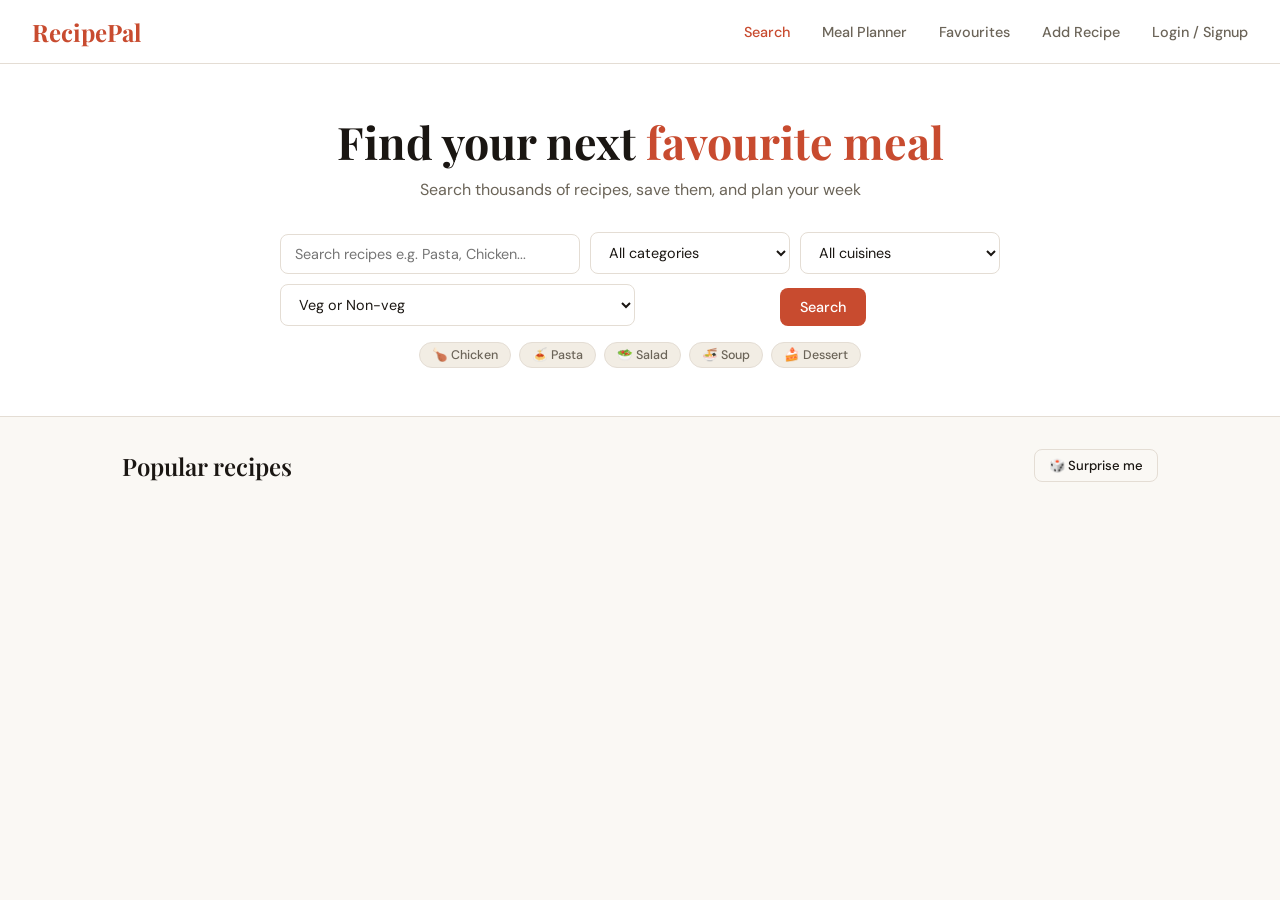
<file: index.html>
<!DOCTYPE html>
<html lang="en">
<head>
  <meta charset="UTF-8">
  <meta name="viewport" content="width=device-width, initial-scale=1.0">
  <title>RecipePal – Find & Plan Meals</title>
  <link rel="stylesheet" href="css/style.css">
</head>
<body>

<nav>
  <a href="index.html" class="nav-logo">RecipePal</a>
  <ul class="nav-links">
    <li><a href="index.html" class="active">Search</a></li>
    <li><a href="planner.html">Meal Planner</a></li>
    <li><a href="favourites.html">Favourites</a></li>
    <li><a href="add-recipe.html">Add Recipe</a></li>
    <li><a href="login.html">Login / Signup</a></li>
  </ul>
</nav>

<div class="hero">
  <h1>Find your next <span>favourite meal</span></h1>
  <p>Search thousands of recipes, save them, and plan your week</p>

  <!-- SEARCH FORM -->
  <form id="search-form" onsubmit="handleSearch(event)" style="max-width:720px;margin:0 auto;">
    
    <div class="search-wrapper">
      <div class="form-group" style="flex:2;">
        <input type="text" id="search-input" class="form-control" placeholder="Search recipes e.g. Pasta, Chicken...">
        <div class="error-msg" id="search-error">Please enter at least 2 characters</div>
      </div>

      <div class="form-group">
        <select id="category-filter" class="form-control" onchange="handleCategoryFilter()">
          <option value="">All categories</option>
        </select>
      </div>

      <div class="form-group">
        <select id="area-filter" class="form-control" onchange="handleAreaFilter()">
          <option value="">All cuisines</option>
          <option value="Indian">Indian</option>
          <option value="Italian">Italian</option>
          <option value="Chinese">Chinese</option>
          <option value="American">American</option>
          <option value="French">French</option>
          <option value="Japanese">Japanese</option>
          <option value="Mexican">Mexican</option>
          <option value="Thai">Thai</option>
          <option value="British">British</option>
        </select>
      </div>
      <div class="form-group">
  <select id="veg-filter" class="form-control" onchange="onVegChange()">
    <option value="">Veg or Non-veg</option>
    <option value="veg">Veg 🥗</option>
    <option value="nonveg">Non-Veg 🍗</option>
  </select>
</div>

      <div class="form-group">
        <button type="submit" class="btn btn-primary">Search</button>
      </div>
    </div>
    
  </form>

  <!-- QUICK FILTERS -->
  <div style="margin-top:1rem;display:flex;gap:8px;justify-content:center;flex-wrap:wrap;" id="quick-filters">
    <span class="tag" onclick="quickSearch('chicken')">🍗 Chicken</span>
    <span class="tag" onclick="quickSearch('pasta')">🍝 Pasta</span>
    <span class="tag" onclick="quickSearch('salad')">🥗 Salad</span>
    <span class="tag" onclick="quickSearch('soup')">🍜 Soup</span>
    <span class="tag" onclick="quickSearch('dessert')">🍰 Dessert</span>
  </div>
</div>

<div class="container">
  <div style="display:flex;align-items:center;justify-content:space-between;margin-bottom:1rem;flex-wrap:wrap;gap:10px;">
    <h2 class="section-title" id="results-title" style="margin-bottom:0;">Popular recipes</h2>
    <button class="btn btn-outline btn-sm" onclick="loadRandom()">🎲 Surprise me</button>
  </div>
  <div id="results" class="recipe-grid"></div>
</div>

<div id="toast" class="toast"></div>

<script src="js/api.js"></script>
<script src="js/storage.js"></script>

<script>
  let currentMeals = [];
  async function init() {
    await loadCategories();
    await loadPopular();
  }

  async function loadCategories() {
    const cats = await getCategories();
    const sel = document.getElementById('category-filter');
    cats.forEach(c => {
  if (c.strCategory.toLowerCase() === 'beef' || 
      c.strCategory.toLowerCase() === 'pork') {
    return; // skip these
  }

  const opt = document.createElement('option');
  opt.value = c.strCategory;
  opt.textContent = c.strCategory;
  sel.appendChild(opt);
});
  }

 async function loadPopular() {
  showLoading();

  document.getElementById('results-title').textContent = 'Popular recipes';

  const terms = ['vegetarian', 'dessert', 'pasta', 'salad'];
  let allMeals = [];

  for (let term of terms) {
    const meals = await searchRecipes(term);
    if (meals) {
      allMeals = allMeals.concat(meals);
    }
  }

  // remove duplicates
  const uniqueMeals = [];
  const ids = new Set();

  for (let m of allMeals) {
    if (!ids.has(m.idMeal)) {
      ids.add(m.idMeal);
      uniqueMeals.push(m);
    }
  }

  currentMeals = uniqueMeals;

  let filtered = applyVegFilter(currentMeals);

  //  fallback if empty
  if (!filtered || filtered.length === 0) {
    filtered = uniqueMeals.slice(0, 10);
  }

  renderRecipes(filtered.slice(0, 12));
}

  function handleSearch(e) {
    e.preventDefault();
    const q = document.getElementById('search-input').value.trim();
    const errEl = document.getElementById('search-error');

    if (q.length < 2) {
      document.getElementById('search-input').classList.add('error');
      errEl.classList.add('show');
      return;
    }

    document.getElementById('search-input').classList.remove('error');
    errEl.classList.remove('show');

    document.getElementById('category-filter').value = '';
    document.getElementById('area-filter').value = '';

    doSearch(q);
  }

  async function doSearch(q) {
  const banned = ['beef', 'pork'];

  if (banned.includes(q.toLowerCase())) {
    document.getElementById('results').innerHTML =
      '<p style="text-align:center;color:red;">This item is not allowed.</p>';
    return;
  }

  showLoading();
  document.getElementById('results-title').textContent = `Results for "${q}"`;

  const meals = await searchRecipes(q);
  currentMeals=meals || [];
  renderRecipes(applyVegFilter(currentMeals));
}

 async function handleCategoryFilter() {
  const cat = document.getElementById('category-filter').value;

  if (cat.toLowerCase() === 'beef' || cat.toLowerCase() === 'pork') {
    document.getElementById('results').innerHTML =
      '<p style="text-align:center;color:red;">This category is not allowed.</p>';
    return;
  }

  if (!cat) { loadPopular(); return; }

  document.getElementById('search-input').value = '';
  document.getElementById('area-filter').value = '';

  showLoading();
  document.getElementById('results-title').textContent = `Category: ${cat}`;

  const meals = await filterByCategory(cat);
  currentMeals=meals || [];
  renderRecipes(applyVegFilter(currentMeals.slice(0, 20)));
}

  async function handleAreaFilter() {
    const area = document.getElementById('area-filter').value;
    if (!area) { loadPopular(); return; }

    document.getElementById('search-input').value = '';
    document.getElementById('category-filter').value = '';

    showLoading();
    document.getElementById('results-title').textContent = `Cuisine: ${area}`;

    const meals = await filterByArea(area);
    currentMeals=meals || [];
    renderRecipes(applyVegFilter(currentMeals.slice(0, 20)));
  }

  function quickSearch(term) {
    document.getElementById('search-input').value = term;
    document.getElementById('category-filter').value = '';
    document.getElementById('area-filter').value = '';
    doSearch(term);
  }

  async function loadRandom() {
  showLoading();
  document.getElementById('results-title').textContent = 'Random pick for you';

  const meal = await getRandomRecipe();

  if (!meal) {
    document.getElementById('results').innerHTML =
      '<p style="text-align:center;">Failed to load recipe 😕</p>';
    return;
  }

  currentMeals = [meal]; // store as array
  renderRecipes(currentMeals);
}

  function showLoading() {
    document.getElementById('results').innerHTML =
      '<div class="loading"><div class="spinner"></div><p>Finding recipes...</p></div>';
  }


  function renderRecipes(meals) {
    const el = document.getElementById('results');

    if (!meals || meals.length === 0) {
  document.getElementById('results').innerHTML =
    '<p style="text-align:center;">No recipes found 😕</p>';
  return;
}

    el.innerHTML = '';

    meals.forEach(m => {
      const card = document.createElement('div');
      card.className = 'card recipe-card';
      card.addEventListener('click', () => openRecipe(m.idMeal));

      const img = document.createElement('img');
      img.src = m.strMealThumb + '/preview';
      img.alt = m.strMeal;

      const body = document.createElement('div');
      body.className = 'recipe-card-body';

      const title = document.createElement('h3');
      title.textContent = m.strMeal;

      body.appendChild(title);
      card.appendChild(img);
      card.appendChild(body);
      el.appendChild(card);
    });
  }

  function openRecipe(id) {
    window.location.href = 'recipe.html?id=' + id;
  }
//  detect veg / non-veg
function isVeg(meal) {
  const nonVegWords = [
    'chicken','beef','pork','fish','egg',
    'mutton','meat','lamb','turkey','bacon'
  ];

  const name = (meal.strMeal || "").toLowerCase();

  // stricter detection
  for (let word of nonVegWords) {
    if (name.includes(word)) return false;
  }

  return true;
}
function applyVegFilter(meals) {
  const type = document.getElementById('veg-filter').value;

  if (!type) return meals;

  return meals.filter(m => {
    const name = (m.strMeal || "").toLowerCase();

    const nonVegWords = [
      'chicken','beef','pork','fish','egg','mutton',
      'meat','lamb','turkey','bacon'
    ];

    const isNonVeg = nonVegWords.some(word => name.includes(word));

    if (type === 'veg') return !isNonVeg;
    if (type === 'nonveg') return isNonVeg;
  });
}
function onVegChange() {
  if (!currentMeals || currentMeals.length === 0) {
    console.log("No meals to filter");
    return;
  }

  const filtered = applyVegFilter(currentMeals);
  renderRecipes(filtered);
}
  init();
</script>

</body>
</html>
</file>
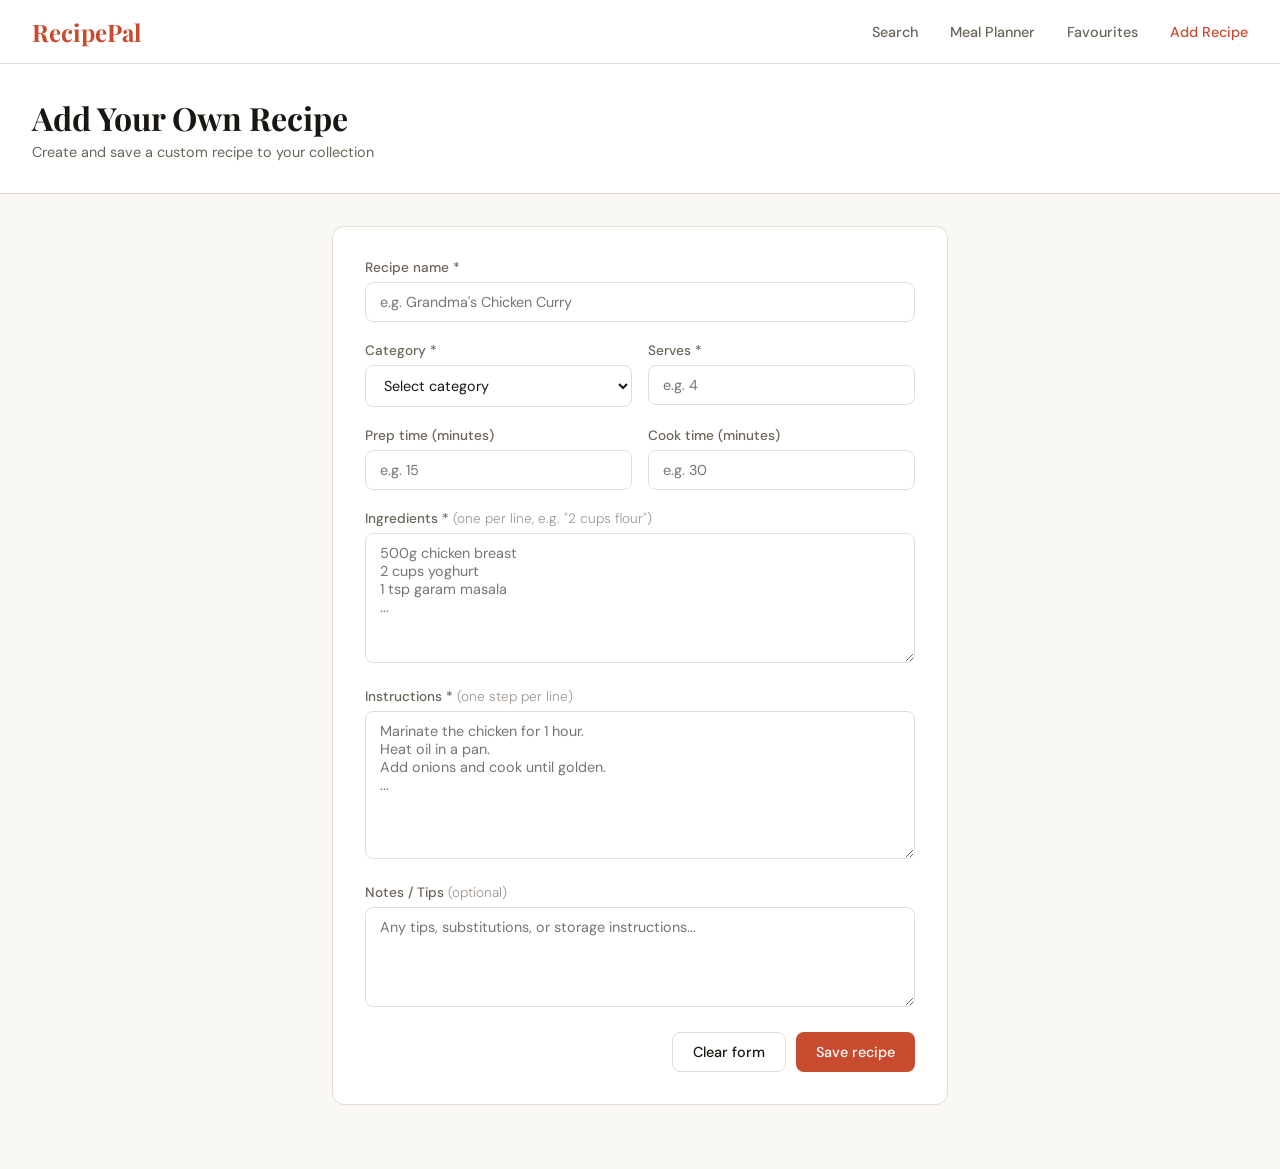
<file: add-recipe.html>
<!DOCTYPE html>
<html lang="en">
<head>
  <meta charset="UTF-8">
  <meta name="viewport" content="width=device-width, initial-scale=1.0">
  <title>Add Recipe – RecipePal</title>
  <link rel="stylesheet" href="css/style.css">
</head>
<body>

<nav>
  <a href="index.html" class="nav-logo">RecipePal</a>
  <ul class="nav-links">
    <li><a href="index.html">Search</a></li>
    <li><a href="planner.html">Meal Planner</a></li>
    <li><a href="favourites.html">Favourites</a></li>
    <li><a href="add-recipe.html" class="active">Add Recipe</a></li>
  </ul>
</nav>

<div class="page-header">
  <h1>Add Your Own Recipe</h1>
  <p style="color:var(--text2);margin-top:4px;font-size:0.9rem;">Create and save a custom recipe to your collection</p>
</div>

<div class="container" style="max-width:680px;">

  <!-- FORM 2: Add Own Recipe Form -->
  <div class="card" style="padding:2rem;">
    <form id="add-recipe-form" onsubmit="handleSubmit(event)" novalidate>

      <div class="form-group">
        <label class="form-label" for="recipe-name">Recipe name *</label>
        <input type="text" id="recipe-name" class="form-control" placeholder="e.g. Grandma's Chicken Curry">
        <div class="error-msg" id="err-name">Recipe name is required (min 3 characters)</div>
      </div>

      <div style="display:grid;grid-template-columns:1fr 1fr;gap:1rem;">
        <div class="form-group">
          <label class="form-label" for="recipe-category">Category *</label>
          <select id="recipe-category" class="form-control">
            <option value="">Select category</option>
            <option>Breakfast</option>
            <option>Starter</option>
            <option>Main Course</option>
            <option>Side Dish</option>
            <option>Dessert</option>
            <option>Snack</option>
            <option>Drink</option>
          </select>
          <div class="error-msg" id="err-category">Please select a category</div>
        </div>

        <div class="form-group">
          <label class="form-label" for="recipe-serves">Serves *</label>
          <input type="number" id="recipe-serves" class="form-control" min="1" max="20" placeholder="e.g. 4">
          <div class="error-msg" id="err-serves">Enter a valid number of servings (1–20)</div>
        </div>
      </div>

      <div style="display:grid;grid-template-columns:1fr 1fr;gap:1rem;">
        <div class="form-group">
          <label class="form-label" for="recipe-prep">Prep time (minutes)</label>
          <input type="number" id="recipe-prep" class="form-control" min="0" placeholder="e.g. 15">
        </div>
        <div class="form-group">
          <label class="form-label" for="recipe-cook">Cook time (minutes)</label>
          <input type="number" id="recipe-cook" class="form-control" min="0" placeholder="e.g. 30">
        </div>
      </div>

      <div class="form-group">
        <label class="form-label" for="recipe-ingredients">Ingredients * <span style="font-weight:300;color:var(--text3);">(one per line, e.g. "2 cups flour")</span></label>
        <textarea id="recipe-ingredients" class="form-control" rows="6" placeholder="500g chicken breast&#10;2 cups yoghurt&#10;1 tsp garam masala&#10;..."></textarea>
        <div class="error-msg" id="err-ingredients">Please list at least 2 ingredients</div>
      </div>

      <div class="form-group">
        <label class="form-label" for="recipe-steps">Instructions * <span style="font-weight:300;color:var(--text3);">(one step per line)</span></label>
        <textarea id="recipe-steps" class="form-control" rows="7" placeholder="Marinate the chicken for 1 hour.&#10;Heat oil in a pan.&#10;Add onions and cook until golden.&#10;..."></textarea>
        <div class="error-msg" id="err-steps">Please write at least 2 steps</div>
      </div>

      <div class="form-group">
        <label class="form-label" for="recipe-notes">Notes / Tips <span style="font-weight:300;color:var(--text3);">(optional)</span></label>
        <textarea id="recipe-notes" class="form-control" rows="3" placeholder="Any tips, substitutions, or storage instructions..."></textarea>
      </div>

      <div style="display:flex;gap:10px;justify-content:flex-end;margin-top:0.5rem;">
        <button type="button" class="btn btn-outline" onclick="resetForm()">Clear form</button>
        <button type="submit" class="btn btn-primary">Save recipe</button>
      </div>
    </form>
  </div>

  <!-- Preview of saved own recipes -->
  <div id="own-preview" style="margin-top:2rem;"></div>
</div>

<div id="toast" class="toast"></div>

<script src="js/storage.js"></script>
<script>
  function validate(id, condition, errId) {
    const el = document.getElementById(id);
    const err = document.getElementById(errId);
    if (!condition) {
      el.classList.add('error');
      err.classList.add('show');
      return false;
    }
    el.classList.remove('error');
    err.classList.remove('show');
    return true;
  }

  function handleSubmit(e) {
    e.preventDefault();
    const name = document.getElementById('recipe-name').value.trim();
    const category = document.getElementById('recipe-category').value;
    const serves = parseInt(document.getElementById('recipe-serves').value);
    const ingredients = document.getElementById('recipe-ingredients').value.trim();
    const steps = document.getElementById('recipe-steps').value.trim();

    const ingLines = ingredients.split('\n').filter(l => l.trim());
    const stepLines = steps.split('\n').filter(l => l.trim());

    let valid = true;
    valid = validate('recipe-name', name.length >= 3, 'err-name') && valid;
    valid = validate('recipe-category', category !== '', 'err-category') && valid;
    valid = validate('recipe-serves', !isNaN(serves) && serves >= 1 && serves <= 20, 'err-serves') && valid;
    valid = validate('recipe-ingredients', ingLines.length >= 2, 'err-ingredients') && valid;
    valid = validate('recipe-steps', stepLines.length >= 2, 'err-steps') && valid;

    if (!valid) return;

    const recipe = {
      name,
      category,
      serves,
      prepTime: document.getElementById('recipe-prep').value || '–',
      cookTime: document.getElementById('recipe-cook').value || '–',
      ingredients,
      steps,
      notes: document.getElementById('recipe-notes').value.trim()
    };

    saveOwnRecipe(recipe);
    showToast(`"${name}" saved to your recipes!`);
    document.getElementById('add-recipe-form').reset();
    renderOwnRecipes();
  }

  function resetForm() {
    document.getElementById('add-recipe-form').reset();
    document.querySelectorAll('.form-control').forEach(el => el.classList.remove('error'));
    document.querySelectorAll('.error-msg').forEach(el => el.classList.remove('show'));
  }

  function renderOwnRecipes() {
    const recipes = getOwnRecipes();
    const el = document.getElementById('own-preview');
    if (!recipes.length) { el.innerHTML = ''; return; }
    el.innerHTML = `
      <h2 class="section-title">Your saved recipes (${recipes.length})</h2>
      <div style="display:flex;flex-direction:column;gap:10px;">
        ${recipes.map(r => `
          <div class="card" style="padding:1rem;display:flex;align-items:center;justify-content:space-between;gap:10px;">
            <div>
              <strong style="font-family:'Playfair Display',serif;">${r.name}</strong>
              <span style="margin-left:10px;" class="tag">${r.category}</span>
              <p style="font-size:0.82rem;color:var(--text3);margin-top:4px;">Serves ${r.serves} • ${r.ingredients.split('\n').filter(l=>l.trim()).length} ingredients</p>
            </div>
            <a href="favourites.html" class="btn btn-outline btn-sm">View all</a>
          </div>
        `).join('')}
      </div>
    `;
  }

  renderOwnRecipes();
</script>
</body>
</html>
</file>
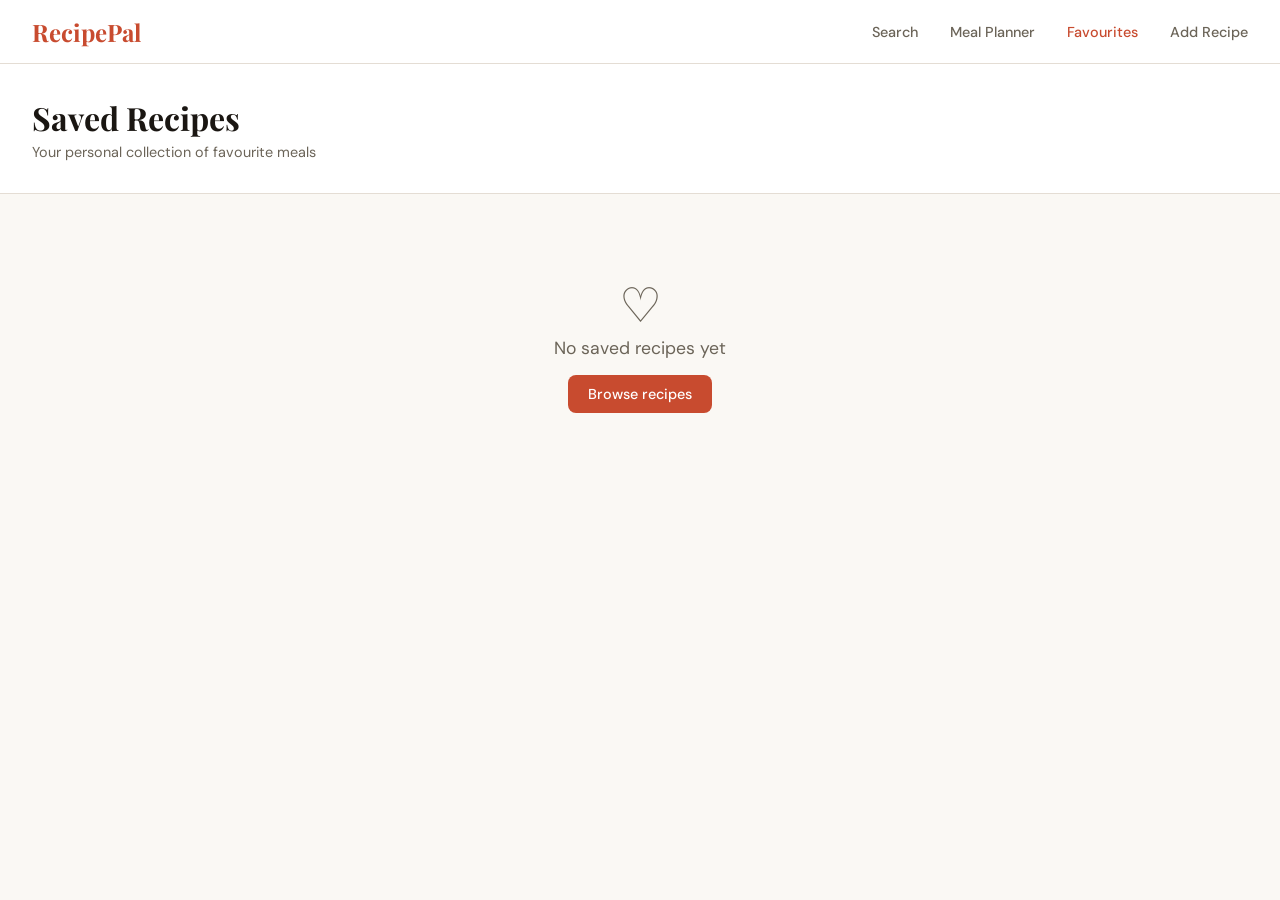
<file: favourites.html>
<!DOCTYPE html>
<html lang="en">
<head>
  <meta charset="UTF-8">
  <meta name="viewport" content="width=device-width, initial-scale=1.0">
  <title>Favourites – RecipePal</title>
  <link rel="stylesheet" href="css/style.css">
</head>
<body>

<nav>
  <a href="index.html" class="nav-logo">RecipePal</a>
  <ul class="nav-links">
    <li><a href="index.html">Search</a></li>
    <li><a href="planner.html">Meal Planner</a></li>
    <li><a href="favourites.html" class="active">Favourites</a></li>
    <li><a href="add-recipe.html">Add Recipe</a></li>
  </ul>
</nav>

<div class="page-header">
  <h1>Saved Recipes</h1>
  <p style="color:var(--text2);margin-top:4px;font-size:0.9rem;">Your personal collection of favourite meals</p>
</div>

<div class="container">
  <div id="favs-container"></div>
</div>

<div id="toast" class="toast"></div>

<script src="js/api.js"></script>
<script src="js/storage.js"></script>
<script>
  function render() {
    const favs = getFavourites();
    const ownRecipes = getOwnRecipes();
    const container = document.getElementById('favs-container');

    if (!favs.length && !ownRecipes.length) {
      container.innerHTML = `
        <div class="empty-state">
          <p style="font-size:3rem;">♡</p>
          <p style="font-size:1.1rem;margin-bottom:1rem;">No saved recipes yet</p>
          <a href="index.html" class="btn btn-primary">Browse recipes</a>
        </div>
      `;
      return;
    }

    let html = '';

    if (favs.length) {
      html += `<h2 class="section-title">Favourites (${favs.length})</h2>`;
      html += `<div class="recipe-grid">`;
      html += favs.map(m => `
        <div class="card recipe-card" onclick="window.location.href='recipe.html?id=${m.idMeal}'">
          <img src="${m.strMealThumb}/preview" alt="${m.strMeal}" onerror="this.style.display='none'">
          <div class="recipe-card-body">
            <h3>${m.strMeal}</h3>
            ${m.strCategory ? `<span class="tag">${m.strCategory}</span>` : ''}
            <div class="recipe-card-meta">
              <span style="font-size:0.8rem;color:var(--text3);">Tap to view</span>
              <button class="heart-btn saved" onclick="event.stopPropagation();removeAndRefresh('${m.idMeal}','${m.strMeal.replace(/'/g,"\\'")}')">♥</button>
            </div>
          </div>
        </div>
      `).join('');
      html += `</div>`;
    }

    if (ownRecipes.length) {
      html += `<h2 class="section-title" style="margin-top:2rem;">My Recipes (${ownRecipes.length})</h2>`;
      html += `<div class="recipe-grid">`;
      html += ownRecipes.map(r => `
        <div class="card recipe-card" onclick="showOwnRecipe(${JSON.stringify(r).replace(/"/g,'&quot;')})">
          <div class="img-placeholder" style="height:180px;display:flex;align-items:center;justify-content:center;background:var(--bg2);font-size:3rem;">🍽️</div>
          <div class="recipe-card-body">
            <h3>${r.name}</h3>
            <span class="tag tag-accent">My Recipe</span>
            <div class="recipe-card-meta">
              <span style="font-size:0.8rem;color:var(--text3);">Custom</span>
            </div>
          </div>
        </div>
      `).join('');
      html += `</div>`;
    }

    container.innerHTML = html;
  }

  function removeAndRefresh(id, name) {
    removeFavourite(id);
    showToast(`Removed "${name}"`);
    render();
  }

  function showOwnRecipe(r) {
    alert(`${r.name}\n\nIngredients:\n${r.ingredients}\n\nSteps:\n${r.steps}`);
  }

  render();
</script>
</body>
</html>
</file>
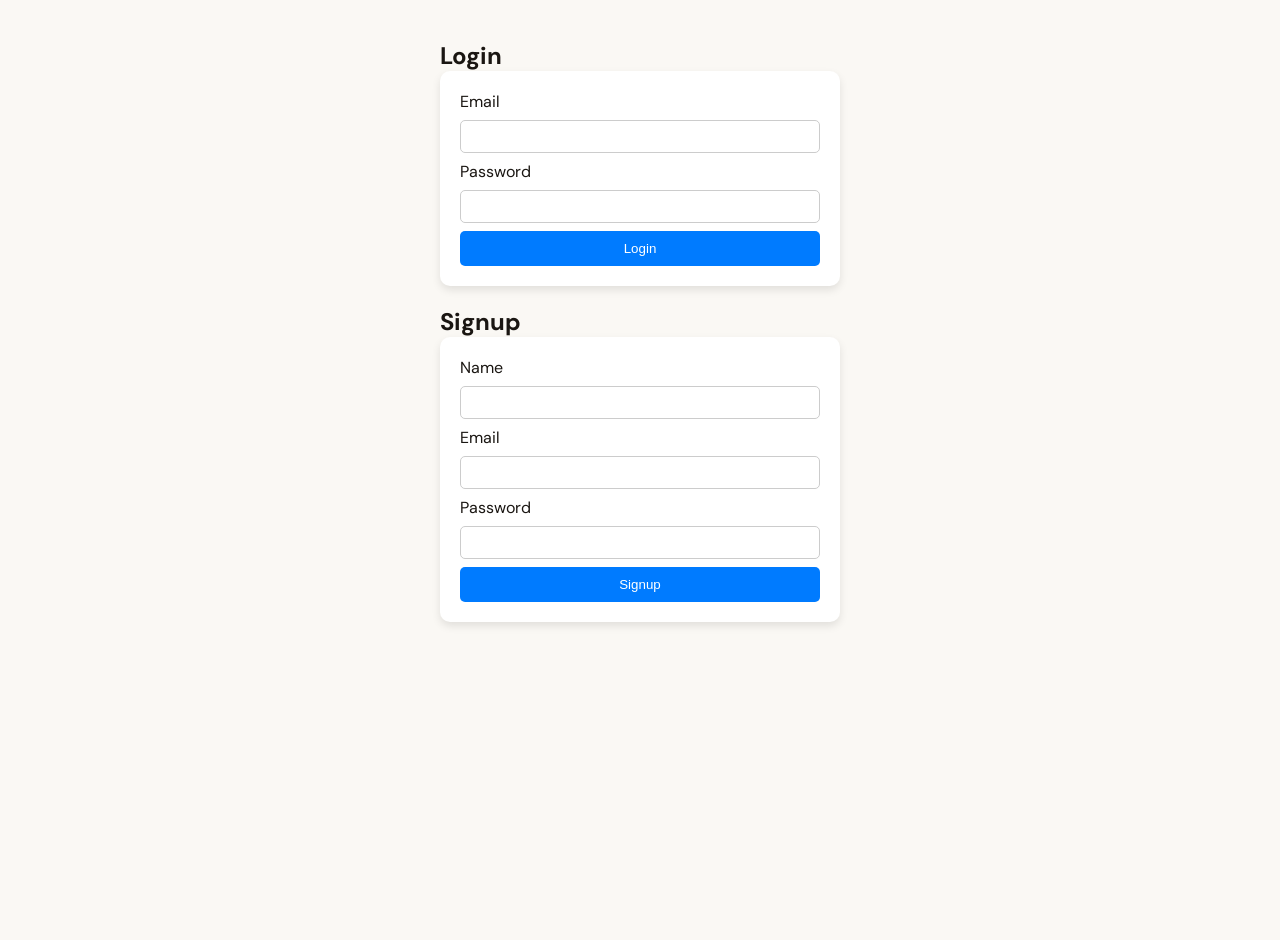
<file: login.html>
<!DOCTYPE html>
<html lang="en">
<head>
    <meta charset="UTF-8">
    <meta name="viewport" content="width=device-width, initial-scale=1.0">
    <title>Login / Signup</title>
    <link rel="stylesheet" href="css/style.css">
</head>
<body>

<div class="login-container">

    <h2>Login</h2>
    <form id="loginForm">
        <label>Email</label>
        <input type="email" id="loginEmail" required>

        <label>Password</label>
        <input type="password" id="loginPassword" minlength="6" required>

        <button type="submit">Login</button>
    </form>

    <h2>Signup</h2>
    <form id="signupForm">
        <label>Name</label>
        <input type="text" id="signupName" required>

        <label>Email</label>
        <input type="email" id="signupEmail" required>

        <label>Password</label>
        <input type="password" id="signupPassword" minlength="6" required>

        <button type="submit">Signup</button>
    </form>

</div>

<script>
document.addEventListener("DOMContentLoaded", function () {

    // LOGIN
    document.getElementById("loginForm").addEventListener("submit", function(e) {
        e.preventDefault();

        const email = document.getElementById("loginEmail").value.trim();
        const password = document.getElementById("loginPassword").value.trim();

        const storedUser = JSON.parse(localStorage.getItem("user"));

        if (!storedUser || storedUser.email !== email || storedUser.password !== password) {
            alert("Invalid email or password");
            return;
        }

        alert("Login successful!");

        window.location.href = "index.html";
    });

    // SIGNUP
    document.getElementById("signupForm").addEventListener("submit", function(e) {
        e.preventDefault();

        const name = document.getElementById("signupName").value.trim();
        const email = document.getElementById("signupEmail").value.trim();
        const password = document.getElementById("signupPassword").value.trim();

        if (password.length < 6) {
            alert("Password must be at least 6 characters");
            return;
        }

        const user = { name, email, password };
        localStorage.setItem("user", JSON.stringify(user));

        alert("Signup successful!");

        window.location.href = "index.html";
    });

});
</script>

</body>
</html>
</file>
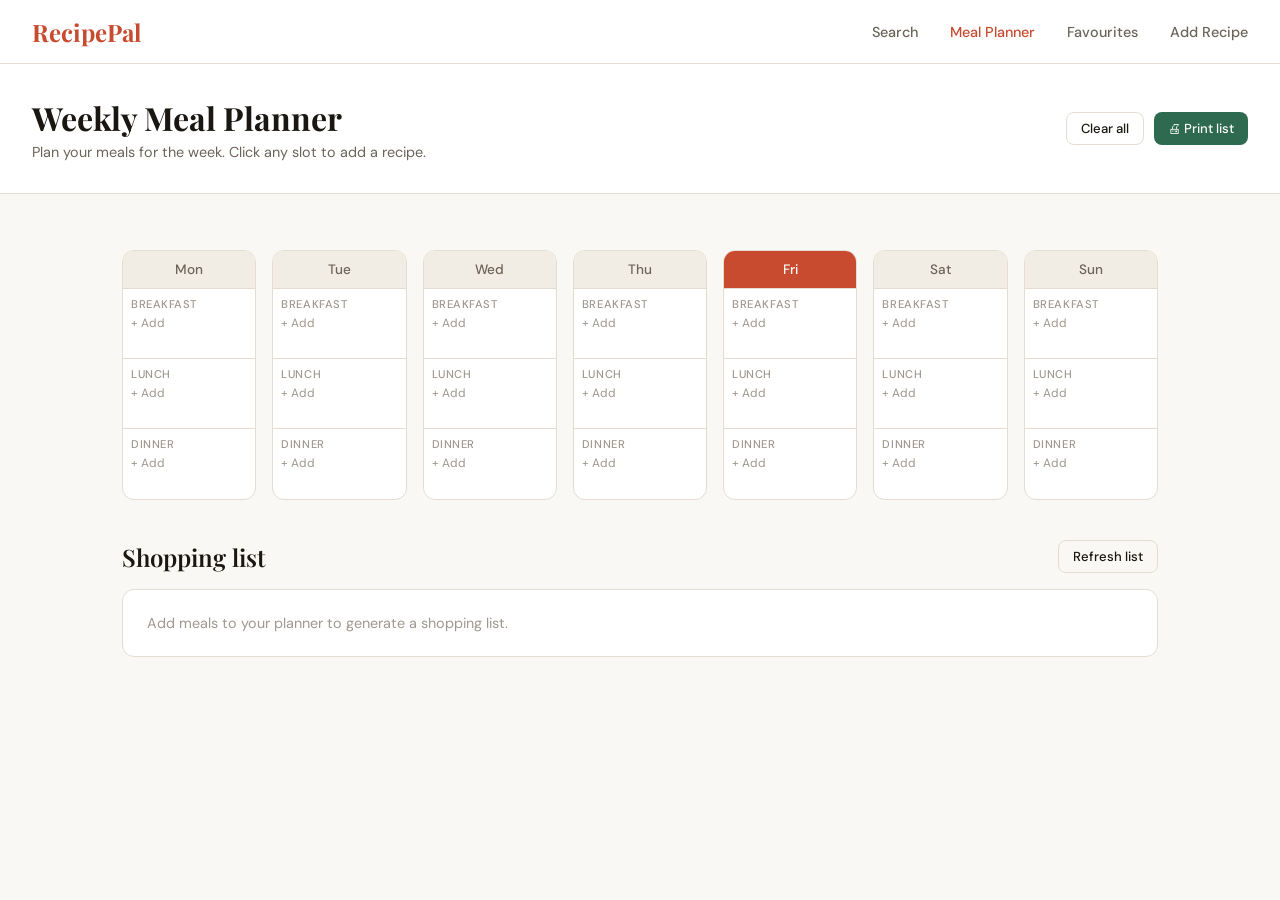
<file: planner.html>
<!DOCTYPE html>
<html lang="en">
<head>
  <meta charset="UTF-8">
  <meta name="viewport" content="width=device-width, initial-scale=1.0">
  <title>Meal Planner – RecipePal</title>
  <link rel="stylesheet" href="css/style.css">
</head>
<body>

<nav>
  <a href="index.html" class="nav-logo">RecipePal</a>
  <ul class="nav-links">
    <li><a href="index.html">Search</a></li>
    <li><a href="planner.html" class="active">Meal Planner</a></li>
    <li><a href="favourites.html">Favourites</a></li>
    <li><a href="add-recipe.html">Add Recipe</a></li>
  </ul>
</nav>

<div class="page-header">
  <div style="display:flex;align-items:center;justify-content:space-between;flex-wrap:wrap;gap:10px;">
    <div>
      <h1>Weekly Meal Planner</h1>
      <p style="color:var(--text2);margin-top:4px;font-size:0.9rem;">Plan your meals for the week. Click any slot to add a recipe.</p>
    </div>
    <div style="display:flex;gap:10px;">
      <button class="btn btn-outline btn-sm" onclick="if(confirm('Clear all meals?')){clearPlanner();renderPlanner();generateShoppingList();showToast('Planner cleared');}">Clear all</button>
      <button class="btn btn-green btn-sm" onclick="window.print()">🖨 Print list</button>
    </div>
  </div>
</div>

<div class="container">
  <div class="planner-grid" id="planner-grid"></div>

  <div style="margin-top:2.5rem;">
    <div style="display:flex;align-items:center;justify-content:space-between;margin-bottom:1rem;flex-wrap:wrap;gap:10px;">
      <h2 class="section-title" style="margin-bottom:0;">Shopping list</h2>
      <button class="btn btn-outline btn-sm" onclick="generateShoppingList()">Refresh list</button>
    </div>
    <div class="card" style="padding:1.5rem;">
      <div id="shopping-list">
        <p style="color:var(--text3);font-size:0.9rem;">Add meals to your planner to generate a shopping list.</p>
      </div>
    </div>
  </div>
</div>

<!-- Add Meal Modal -->
<div class="modal-overlay" id="add-meal-modal">
  <div class="modal">
    <h2 id="modal-title">Add meal</h2>
    <div class="form-group">
      <label class="form-label">Search a recipe</label>
      <div style="display:flex;gap:8px;">
        <input type="text" id="meal-search-input" class="form-control" placeholder="e.g. Chicken, Pasta...">
        <button class="btn btn-primary btn-sm" onclick="searchMealsForPlanner()">Search</button>
      </div>
    </div>
    <div id="meal-search-results" style="max-height:260px;overflow-y:auto;margin-top:6px;"></div>
    <div class="modal-footer">
      <button class="btn btn-outline" onclick="closeModal()">Cancel</button>
    </div>
  </div>
</div>

<div id="toast" class="toast"></div>

<script src="js/api.js"></script>
<script src="js/storage.js"></script>
<script src="js/planner.js"></script>
<script>
  function buildPlannerGrid() {
    const grid = document.getElementById('planner-grid');
    grid.innerHTML = DAYS.map(day => `
      <div class="day-col">
        <div class="day-header" id="header-${day}">${day.slice(0,3)}</div>
        ${SLOTS.map(slot => `
          <div class="meal-slot">
            <div class="meal-slot-label">${slot}</div>
            <div id="cell-${day}-${slot}">
              <div class="meal-slot-empty" onclick="openAddMealModal('${day}','${slot}')">+ Add</div>
            </div>
          </div>
        `).join('')}
      </div>
    `).join('');
  }

  document.getElementById('meal-search-input').addEventListener('keydown', e => {
    if (e.key === 'Enter') searchMealsForPlanner();
  });

  buildPlannerGrid();
  renderPlanner();
  generateShoppingList();
</script>
</body>
</html>
</file>
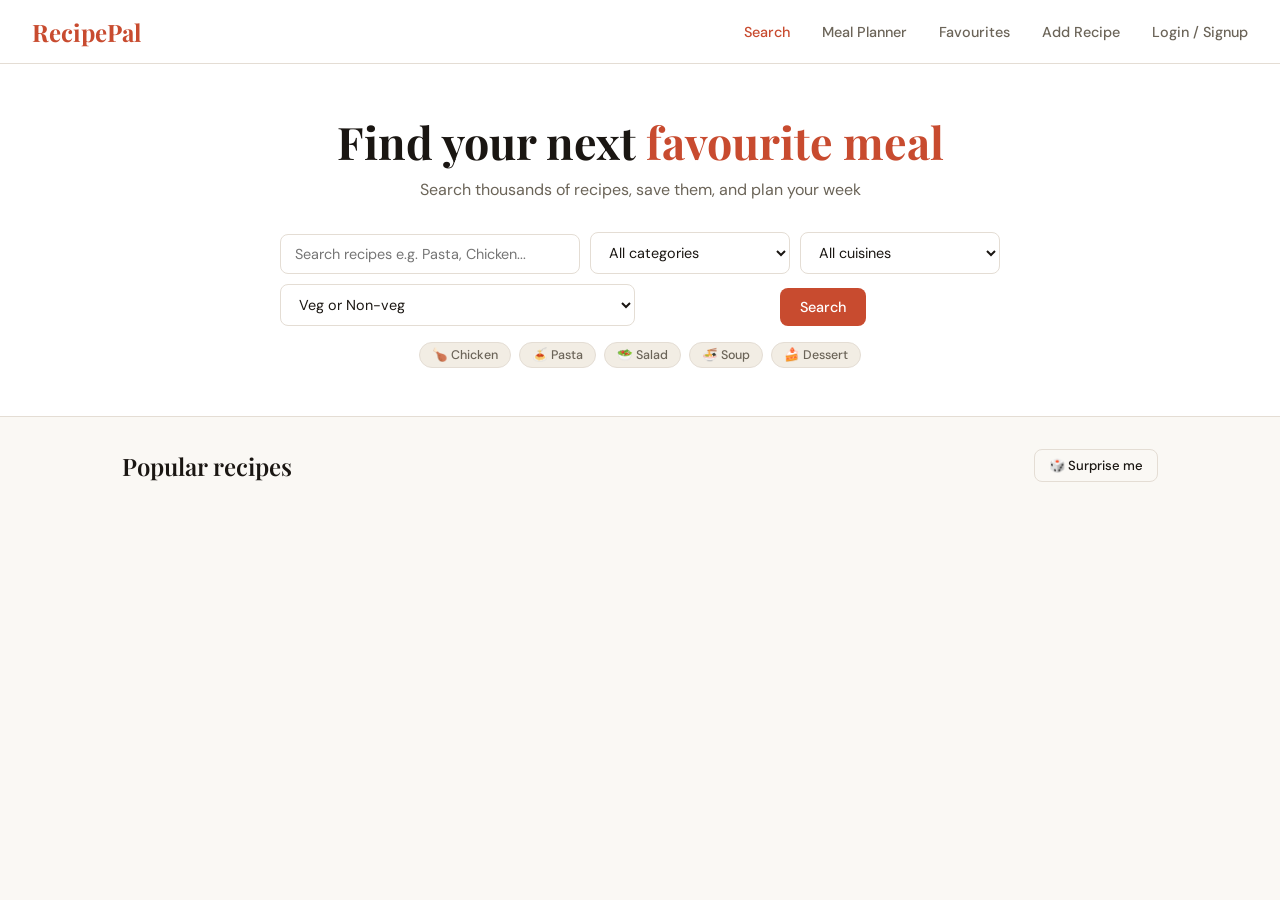
<file: recipe.html>
<!DOCTYPE html>
<html lang="en">
<head>
  <meta charset="UTF-8">
  <meta name="viewport" content="width=device-width, initial-scale=1.0">
  <title>Recipe – RecipePal</title>
  <link rel="stylesheet" href="css/style.css">
  <style>
    .detail-grid { display: grid; grid-template-columns: 1fr 1fr; gap: 2rem; margin-bottom: 2rem; }
    .detail-img { width: 100%; border-radius: var(--radius); object-fit: cover; max-height: 360px; }
    .meta-grid { display: grid; grid-template-columns: 1fr 1fr; gap: 10px; margin: 1rem 0; }
    .meta-box { background: var(--bg2); border-radius: var(--radius-sm); padding: 12px; text-align: center; }
    .meta-box .label { font-size: 0.75rem; color: var(--text3); font-weight: 500; text-transform: uppercase; letter-spacing: 0.06em; margin-bottom: 4px; }
    .meta-box .value { font-size: 1rem; font-weight: 500; }
    .ing-row { display: flex; justify-content: space-between; padding: 9px 0; border-bottom: 1px solid var(--border); font-size: 0.9rem; }
    .step { display: flex; gap: 14px; align-items: flex-start; margin-bottom: 1.2rem; }
    .step-num { min-width: 30px; height: 30px; border-radius: 50%; background: var(--accent); color: white; display: flex; align-items: center; justify-content: center; font-size: 0.85rem; font-weight: 500; }
    .step p { margin: 0; font-size: 0.92rem; line-height: 1.6; color: var(--text2); }
    .yt-embed { width: 100%; border-radius: var(--radius); border: none; aspect-ratio: 16/9; }
    @media (max-width: 700px) { .detail-grid { grid-template-columns: 1fr; } }
  </style>
</head>
<body>

<nav>
  <a href="index.html" class="nav-logo">RecipePal</a>
  <ul class="nav-links">
    <li><a href="index.html">Search</a></li>
    <li><a href="planner.html">Meal Planner</a></li>
    <li><a href="favourites.html">Favourites</a></li>
    <li><a href="add-recipe.html">Add Recipe</a></li>
  </ul>
</nav>

<div id="content">
  <div class="loading" style="padding:4rem;">
    <div class="spinner"></div>
    <p>Loading recipe...</p>
  </div>
</div>

<div id="toast" class="toast"></div>

<!-- Add to Planner Modal -->
<div class="modal-overlay" id="planner-modal">
  <div class="modal">
    <h2>Add to Meal Planner</h2>
    <div class="form-group">
      <label class="form-label">Day</label>
      <select id="modal-day" class="form-control">
        <option value="">Select a day</option>
        <option>Monday</option><option>Tuesday</option><option>Wednesday</option>
        <option>Thursday</option><option>Friday</option><option>Saturday</option><option>Sunday</option>
      </select>
      <div class="error-msg" id="day-error">Please select a day</div>
    </div>
    <div class="form-group">
      <label class="form-label">Meal slot</label>
      <select id="modal-slot" class="form-control">
        <option value="">Select slot</option>
        <option>Breakfast</option><option>Lunch</option><option>Dinner</option>
      </select>
      <div class="error-msg" id="slot-error">Please select a meal slot</div>
    </div>
    <div class="modal-footer">
      <button class="btn btn-outline" onclick="closeModal()">Cancel</button>
      <button class="btn btn-primary" onclick="confirmAddToPlanner()">Add to planner</button>
    </div>
  </div>
</div>

<script src="js/api.js"></script>
<script src="js/storage.js"></script>
<script>
  let currentMeal = null;

  async function init() {
    const params = new URLSearchParams(window.location.search);
    const id = params.get('id');
    if (!id) { window.location.href = 'index.html'; return; }

    const meal = await getRecipeById(id);
    if (!meal) { document.getElementById('content').innerHTML = '<div class="empty-state"><p>Recipe not found.</p><a href="index.html" class="btn btn-primary" style="margin-top:1rem;">Go back</a></div>'; return; }

    currentMeal = meal;
    document.title = `${meal.strMeal} – RecipePal`;
    renderRecipe(meal);
  }
// 🇮🇳 INDIAN RECIPES DATABASE
const customRecipes = {
  dosa: [
    {
      idMeal: "ind1",
      strMeal: "Dosa",
      strMealThumb: "https://source.unsplash.com/300x200/?dosa",
      strCategory: "Breakfast",
      strArea: "Indian"
    }
  ],

  idly: [
    {
      idMeal: "ind2",
      strMeal: "Idly",
      strMealThumb: "https://source.unsplash.com/300x200/?idli",
      strCategory: "Breakfast",
      strArea: "Indian"
    }
  ],

  poori: [
    {
      idMeal: "ind3",
      strMeal: "Poori",
      strMealThumb: "https://source.unsplash.com/300x200/?poori",
      strCategory: "Breakfast",
      strArea: "Indian"
    }
  ],

  pongal: [
    {
      idMeal: "ind4",
      strMeal: "Pongal",
      strMealThumb: "https://source.unsplash.com/300x200/?pongal",
      strCategory: "Breakfast",
      strArea: "Indian"
    }
  ],

  upma: [
    {
      idMeal: "ind5",
      strMeal: "Upma",
      strMealThumb: "https://source.unsplash.com/300x200/?upma",
      strCategory: "Breakfast",
      strArea: "Indian"
    }
  ],

  biryani: [
    {
      idMeal: "ind6",
      strMeal: "Biryani",
      strMealThumb: "https://source.unsplash.com/300x200/?biryani",
      strCategory: "Main",
      strArea: "Indian"
    }
  ],

  chapati: [
    {
      idMeal: "ind7",
      strMeal: "Chapati",
      strMealThumb: "https://source.unsplash.com/300x200/?roti",
      strCategory: "Main",
      strArea: "Indian"
    }
  ],

  paneer: [
    {
      idMeal: "ind8",
      strMeal: "Paneer Curry",
      strMealThumb: "https://source.unsplash.com/300x200/?paneer",
      strCategory: "Main",
      strArea: "Indian"
    }
  ],

  samosa: [
    {
      idMeal: "ind9",
      strMeal: "Samosa",
      strMealThumb: "https://source.unsplash.com/300x200/?samosa",
      strCategory: "Snack",
      strArea: "Indian"
    }
  ],

  vada: [
    {
      idMeal: "ind10",
      strMeal: "Medu Vada",
      strMealThumb: "https://source.unsplash.com/300x200/?vada",
      strCategory: "Breakfast",
      strArea: "Indian"
    }
  ],

  tea: [
    {
      idMeal: "ind11",
      strMeal: "Masala Chai",
      strMealThumb: "https://source.unsplash.com/300x200/?tea",
      strCategory: "Beverage",
      strArea: "Indian"
    }
  ]
};
  function renderRecipe(meal) {
    const ingredients = getIngredients(meal);
    const steps = meal.strInstructions
      ? meal.strInstructions.split(/\r\n|\n|\r/).filter(s => s.trim().length > 10)
      : [];
    const ytId = meal.strYoutube ? meal.strYoutube.split('v=')[1] : null;
    const isFav = isFavourite(meal.idMeal);

    document.getElementById('content').innerHTML = `
      <div style="background:var(--card);border-bottom:1px solid var(--border);padding:10px 2rem;display:flex;align-items:center;gap:6px;font-size:0.85rem;color:var(--text3);">
        <a href="index.html" style="color:var(--accent);text-decoration:none;">Home</a>
        <span>/</span>
        <span>${meal.strMeal}</span>
      </div>

      <div class="container">
        <div class="detail-grid">
          <div>
            <img src="${meal.strMealThumb}" alt="${meal.strMeal}" class="detail-img" onerror="this.src='https://via.placeholder.com/400x300?text=No+Image'">
          </div>
          <div>
            <h1 style="font-family:'Playfair Display',serif;font-size:2rem;font-weight:700;margin-bottom:10px;">${meal.strMeal}</h1>
            <div style="display:flex;gap:8px;flex-wrap:wrap;margin-bottom:1rem;">
              ${meal.strCategory ? `<span class="tag tag-accent">${meal.strCategory}</span>` : ''}
              ${meal.strArea ? `<span class="tag">${meal.strArea}</span>` : ''}
            </div>
            <div class="meta-grid">
              <div class="meta-box"><div class="label">Category</div><div class="value">${meal.strCategory || '–'}</div></div>
              <div class="meta-box"><div class="label">Cuisine</div><div class="value">${meal.strArea || '–'}</div></div>
              <div class="meta-box"><div class="label">Ingredients</div><div class="value">${ingredients.length} items</div></div>
              <div class="meta-box"><div class="label">Steps</div><div class="value">${steps.length} steps</div></div>
            </div>
            <div style="display:flex;gap:10px;flex-wrap:wrap;margin-top:1rem;">
              <button class="btn btn-primary" onclick="document.getElementById('planner-modal').classList.add('open')">+ Add to planner</button>
              <button class="btn btn-outline" id="fav-btn" onclick="toggleFav()">
                ${isFav ? '♥ Saved' : '♡ Save recipe'}
              </button>
              <a href="index.html" class="btn btn-outline">← Back</a>
            </div>
          </div>
        </div>

        <div style="display:grid;grid-template-columns:1fr 1.6fr;gap:2rem;margin-bottom:2rem;">
          <div>
            <h2 class="section-title">Ingredients</h2>
            ${ingredients.map(ing => `
              <div class="ing-row">
                <span>${ing.name}</span>
                <span style="color:var(--text3);font-size:0.85rem;">${ing.measure}</span>
              </div>
            `).join('')}
          </div>
          <div>
            <h2 class="section-title">Instructions</h2>
            ${steps.map((s, i) => `
              <div class="step">
                <div class="step-num">${i + 1}</div>
                <p>${s.trim()}</p>
              </div>
            `).join('')}
          </div>
        </div>

        ${ytId ? `
          <h2 class="section-title">Watch the tutorial</h2>
          <iframe class="yt-embed" src="https://www.youtube.com/embed/${ytId}" allowfullscreen></iframe>
        ` : ''}
      </div>
    `;
  }

  function toggleFav() {
    const saved = toggleFavourite(currentMeal);
    document.getElementById('fav-btn').textContent = saved ? '♥ Saved' : '♡ Save recipe';
    showToast(saved ? `Saved "${currentMeal.strMeal}"` : 'Removed from favourites');
  }

  function closeModal() {
    document.getElementById('planner-modal').classList.remove('open');
    document.getElementById('day-error').classList.remove('show');
    document.getElementById('slot-error').classList.remove('show');
  }

  function confirmAddToPlanner() {
    const day = document.getElementById('modal-day').value;
    const slot = document.getElementById('modal-slot').value;
    let valid = true;
    if (!day) { document.getElementById('day-error').classList.add('show'); valid = false; } 
    else document.getElementById('day-error').classList.remove('show');
    if (!slot) { document.getElementById('slot-error').classList.add('show'); valid = false; } 
    else document.getElementById('slot-error').classList.remove('show');
    if (!valid) return;
    setPlannerMeal(day, slot, currentMeal);
    closeModal();
    showToast(`Added to ${slot} on ${day}`);
  }

  init();
</script>
</body>
</html>
</file>
<file: css/style.css>
@import url('https://fonts.googleapis.com/css2?family=Playfair+Display:wght@400;600;700&family=DM+Sans:wght@300;400;500&display=swap');

:root {
  --bg: #faf8f4;
  --bg2: #f2ede4;
  --card: #ffffff;
  --text: #1a1612;
  --text2: #6b6458;
  --text3: #a09890;
  --accent: #c84b2f;
  --accent2: #e8956d;
  --border: #e4ddd4;
  --green: #2d6a4f;
  --green-bg: #eaf4ef;
  --radius: 12px;
  --radius-sm: 8px;
}

* { box-sizing: border-box; margin: 0; padding: 0; }

body {
  font-family: 'DM Sans', sans-serif;
  background: var(--bg);
  color: var(--text);
  min-height: 100vh;
}

/* NAV */
nav {
  background: var(--card);
  border-bottom: 1px solid var(--border);
  padding: 0 2rem;
  display: flex;
  align-items: center;
  justify-content: space-between;
  height: 64px;
  position: sticky;
  top: 0;
  z-index: 100;
}

.nav-logo {
  font-family: 'Playfair Display', serif;
  font-size: 1.5rem;
  font-weight: 700;
  color: var(--accent);
  text-decoration: none;
}

.nav-links { display: flex; gap: 2rem; list-style: none; }
.nav-links a {
  text-decoration: none;
  color: var(--text2);
  font-size: 0.9rem;
  font-weight: 500;
  transition: color 0.2s;
}
.nav-links a:hover, .nav-links a.active { color: var(--accent); }

/* BUTTONS */
.btn {
  display: inline-flex;
  align-items: center;
  gap: 6px;
  padding: 10px 20px;
  border-radius: var(--radius-sm);
  font-family: 'DM Sans', sans-serif;
  font-size: 0.9rem;
  font-weight: 500;
  cursor: pointer;
  border: none;
  transition: all 0.2s;
  text-decoration: none;
}
.btn-primary { background: var(--accent); color: white; }
.btn-primary:hover { background: #b03e25; }
.btn-outline { background: transparent; border: 1.5px solid var(--border); color: var(--text); }
.btn-outline:hover { border-color: var(--accent); color: var(--accent); }
.btn-green { background: var(--green); color: white; }
.btn-green:hover { background: #1f4f39; }
.btn-sm { padding: 7px 14px; font-size: 0.82rem; }

/* TAGS & BADGES */
.tag {
  display: inline-block;
  padding: 4px 12px;
  border-radius: 20px;
  font-size: 0.78rem;
  font-weight: 500;
  background: var(--bg2);
  color: var(--text2);
  border: 1px solid var(--border);
}
.tag-accent { background: #fdeee9; color: var(--accent); border-color: #f5c9be; }

/* CARDS */
.card {
  background: var(--card);
  border: 1px solid var(--border);
  border-radius: var(--radius);
  overflow: hidden;
  transition: transform 0.2s, box-shadow 0.2s;
}
.card:hover { transform: translateY(-3px); box-shadow: 0 8px 24px rgba(0,0,0,0.08); }

/* RECIPE GRID */
.recipe-grid {
  display: grid;
  grid-template-columns: repeat(auto-fill, minmax(240px, 1fr));
  gap: 1.5rem;
}

.recipe-card { cursor: pointer; }
.recipe-card img, .recipe-card .img-placeholder {
  width: 100%;
  height: 180px;
  object-fit: cover;
  background: var(--bg2);
  display: flex;
  align-items: center;
  justify-content: center;
  font-size: 3rem;
}
.recipe-card-body { padding: 1rem; }
.recipe-card-body h3 {
  font-family: 'Playfair Display', serif;
  font-size: 1.05rem;
  font-weight: 600;
  margin-bottom: 6px;
  color: var(--text);
}
.recipe-card-meta { display: flex; align-items: center; justify-content: space-between; margin-top: 10px; }
.heart-btn {
  background: none;
  border: none;
  cursor: pointer;
  font-size: 1.2rem;
  color: var(--text3);
  transition: color 0.2s, transform 0.15s;
}
.heart-btn.saved { color: var(--accent); }
.heart-btn:hover { transform: scale(1.2); }

/* FORMS */
.form-group { margin-bottom: 1.25rem; }
.form-label {
  display: block;
  font-size: 0.85rem;
  font-weight: 500;
  color: var(--text2);
  margin-bottom: 6px;
}
.form-control {
  width: 100%;
  padding: 10px 14px;
  border: 1.5px solid var(--border);
  border-radius: var(--radius-sm);
  font-family: 'DM Sans', sans-serif;
  font-size: 0.9rem;
  background: var(--card);
  color: var(--text);
  transition: border-color 0.2s;
  outline: none;
}
.form-control:focus { border-color: var(--accent); }
.form-control.error { border-color: #e24b4a; }
.error-msg { font-size: 0.78rem; color: #e24b4a; margin-top: 4px; display: none; }
.error-msg.show { display: block; }
select.form-control { cursor: pointer; }
textarea.form-control { resize: vertical; min-height: 100px; }

/* SEARCH BAR */
.search-wrapper {
  display: flex;
  gap: 10px;
  align-items: flex-end;
  flex-wrap: wrap;
}
.search-wrapper .form-group { flex: 1; min-width: 200px; margin-bottom: 0; }

/* HERO */
.hero {
  background: var(--card);
  border-bottom: 1px solid var(--border);
  padding: 3rem 2rem;
  text-align: center;
}
.hero h1 {
  font-family: 'Playfair Display', serif;
  font-size: 2.8rem;
  font-weight: 700;
  color: var(--text);
  margin-bottom: 0.5rem;
}
.hero h1 span { color: var(--accent); }
.hero p { color: var(--text2); font-size: 1rem; margin-bottom: 2rem; }

/* MAIN CONTAINER */
.container { max-width: 1100px; margin: 0 auto; padding: 2rem; }
.section-title {
  font-family: 'Playfair Display', serif;
  font-size: 1.5rem;
  font-weight: 600;
  margin-bottom: 1.5rem;
  color: var(--text);
}

/* LOADING / EMPTY */
.loading, .empty-state {
  text-align: center;
  padding: 3rem;
  color: var(--text2);
}
.spinner {
  width: 36px; height: 36px;
  border: 3px solid var(--border);
  border-top-color: var(--accent);
  border-radius: 50%;
  animation: spin 0.8s linear infinite;
  margin: 0 auto 1rem;
}
@keyframes spin { to { transform: rotate(360deg); } }

/* TOAST */
.toast {
  position: fixed;
  bottom: 2rem;
  right: 2rem;
  background: var(--text);
  color: white;
  padding: 12px 20px;
  border-radius: var(--radius-sm);
  font-size: 0.88rem;
  z-index: 1000;
  transform: translateY(100px);
  opacity: 0;
  transition: all 0.3s;
}
.toast.show { transform: translateY(0); opacity: 1; }

/* PAGE HEADER */
.page-header {
  padding: 2rem;
  border-bottom: 1px solid var(--border);
  background: var(--card);
}
.page-header h1 {
  font-family: 'Playfair Display', serif;
  font-size: 2rem;
  font-weight: 700;
}

/* MEAL PLANNER */
.planner-grid {
  display: grid;
  grid-template-columns: repeat(7, 1fr);
  gap: 1rem;
  margin-top: 1.5rem;
}
.day-col {
  background: var(--card);
  border: 1px solid var(--border);
  border-radius: var(--radius);
  overflow: hidden;
}
.day-header {
  background: var(--bg2);
  padding: 10px;
  text-align: center;
  font-weight: 500;
  font-size: 0.85rem;
  color: var(--text2);
  border-bottom: 1px solid var(--border);
}
.day-header.today { background: var(--accent); color: white; }
.meal-slot {
  padding: 8px;
  border-bottom: 1px solid var(--border);
  min-height: 70px;
}
.meal-slot:last-child { border-bottom: none; }
.meal-slot-label { font-size: 0.7rem; color: var(--text3); font-weight: 500; margin-bottom: 4px; text-transform: uppercase; letter-spacing: 0.05em; }
.meal-slot-content { font-size: 0.78rem; color: var(--text); line-height: 1.3; }
.meal-slot-empty {
  font-size: 0.75rem;
  color: var(--text3);
  cursor: pointer;
  display: flex;
  align-items: center;
  gap: 4px;
}
.meal-slot-empty:hover { color: var(--accent); }
.remove-meal { font-size: 0.65rem; color: var(--text3); cursor: pointer; margin-top: 3px; }
.remove-meal:hover { color: #e24b4a; }

/* SHOPPING LIST */
.shopping-section { margin-bottom: 1.5rem; }
.shopping-section h3 {
  font-size: 0.85rem;
  font-weight: 500;
  color: var(--text2);
  text-transform: uppercase;
  letter-spacing: 0.08em;
  margin-bottom: 8px;
}
.shopping-item {
  display: flex;
  align-items: center;
  gap: 10px;
  padding: 8px 0;
  border-bottom: 1px solid var(--border);
  font-size: 0.9rem;
}
.shopping-item input[type="checkbox"] { accent-color: var(--accent); width: 16px; height: 16px; }
.shopping-item.checked label { text-decoration: line-through; color: var(--text3); }

/* RESPONSIVE */
@media (max-width: 768px) {
  nav { padding: 0 1rem; }
  .nav-links { gap: 1rem; }
  .hero h1 { font-size: 2rem; }
  .container { padding: 1rem; }
  .planner-grid { grid-template-columns: repeat(3, 1fr); }
  .recipe-grid { grid-template-columns: repeat(auto-fill, minmax(160px, 1fr)); gap: 1rem; }
}
@media (max-width: 480px) {
  .planner-grid { grid-template-columns: 1fr 1fr; }
  .nav-links { display: none; }
}

/* MODAL */
.modal-overlay {
  display: none;
  position: fixed;
  inset: 0;
  background: rgba(0,0,0,0.45);
  z-index: 200;
  align-items: center;
  justify-content: center;
}
.modal-overlay.open { display: flex; }
.modal {
  background: var(--card);
  border-radius: var(--radius);
  padding: 1.5rem;
  width: 90%;
  max-width: 440px;
  border: 1px solid var(--border);
}
.modal h2 { font-family: 'Playfair Display', serif; font-size: 1.3rem; margin-bottom: 1rem; }
.modal-footer { display: flex; gap: 10px; justify-content: flex-end; margin-top: 1rem; }

@media print {
  nav, .btn, .page-header { display: none; }
  body { background: white; }
}
/* LOGIN PAGE ONLY */
.login-container {
    max-width: 400px;
    margin: 40px auto;
}

/* Style only forms inside login page */
.login-container form {
    background: #fff;
    padding: 20px;
    margin-bottom: 20px;
    border-radius: 10px;
    box-shadow: 0 4px 8px rgba(0,0,0,0.1);
}

/* Inputs */
.login-container input {
    width: 100%;
    padding: 8px;
    margin: 8px 0;
    border-radius: 5px;
    border: 1px solid #ccc;
}

/* Buttons */
.login-container button {
    width: 100%;
    padding: 10px;
    background-color: #007BFF;
    border: none;
    color: white;
    border-radius: 5px;
    cursor: pointer;
}

.login-container button:hover {
    background-color: #0056b3;
}
@media (max-width: 600px) {
    body {
        padding: 10px;
    }
}
</file>
